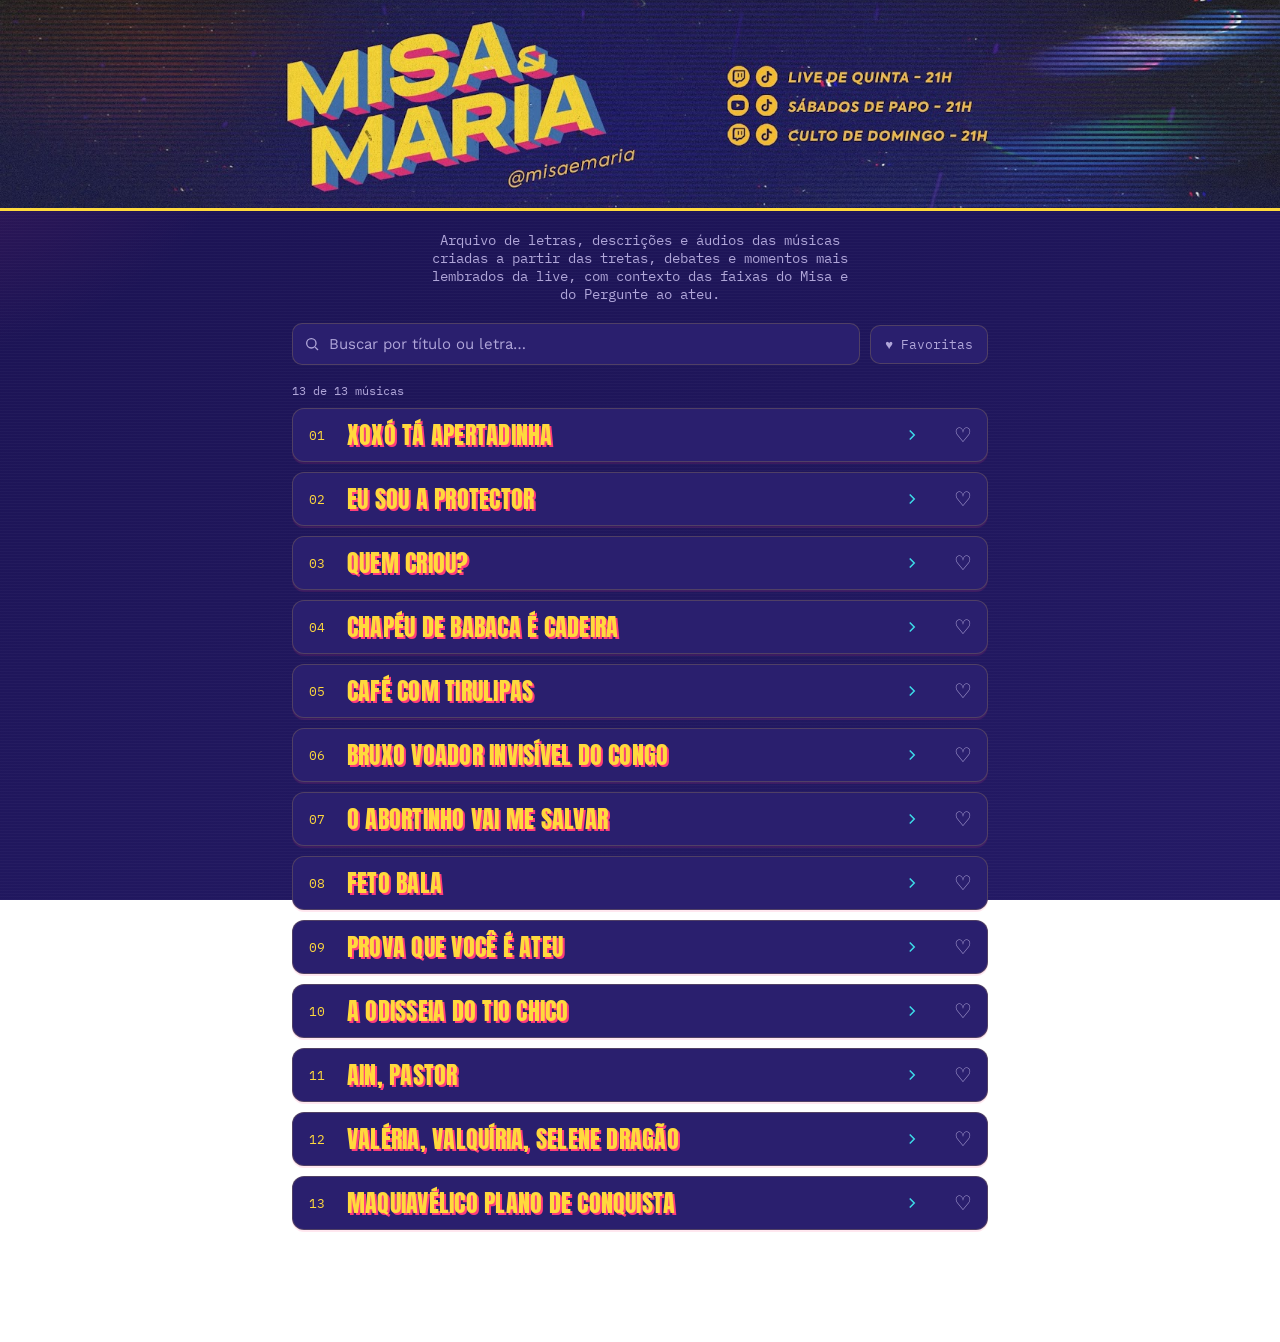
<file: index.html>
<!DOCTYPE html>
<html lang="pt">
<head>
  <meta charset="UTF-8">
  <meta name="viewport" content="width=device-width, initial-scale=1.0">
  <meta name="robots" content="index,follow">
  <meta name="description" content="Arquivo Misa & Maria: letras, descrições e áudios das músicas criadas a partir das tretas, debates e momentos marcantes da live.">
  <meta name="keywords" content="arquivo misa e maria, letras, músicas, live, Misa, Misa & Maria, pergunte ao ateu">
  <meta property="og:title" content="Arquivo Misa & Maria | Letras e músicas da live">
  <meta property="og:description" content="Arquivo com letras, descrições e áudio das músicas criadas a partir das tretas e debates da live.">
  <meta property="og:type" content="website">
  <meta property="og:url" content="https://userm4c.github.io/misaemaria/">
  <meta property="og:image" content="https://userm4c.github.io/misaemaria/assets/banner.jpg">
  <link rel="canonical" href="https://userm4c.github.io/misaemaria/">
  <script type="application/ld+json">
  {
    "@context": "https://schema.org",
    "@type": "WebSite",
    "name": "Arquivo Misa & Maria",
    "url": "https://userm4c.github.io/misaemaria/",
    "description": "Arquivo com letras, descrições e áudios das músicas criadas a partir das tretas, debates e momentos marcantes da live.",
    "potentialAction": {
      "@type": "SearchAction",
      "target": "https://userm4c.github.io/misaemaria/?q={search_term_string}",
      "query-input": "required name=search_term_string"
    }
  }
  </script>
  <script type="application/ld+json">
  {
    "@context": "https://schema.org",
    "@type": "ItemList",
    "name": "Músicas do Arquivo Misa & Maria",
    "itemListElement": [
      { "@type": "ListItem", "position": 1, "name": "Maquiavélico Plano de Conquista", "url": "https://userm4c.github.io/misaemaria/musicas/maquiavelico-plano-de-conquista.html" }, { "@type": "ListItem", "position": 2, "name": "Valéria, Valquíria, Selene dragão", "url": "https://userm4c.github.io/misaemaria/musicas/valeria-valquiria-selene-dragao.html" }
    ]
  }
  </script>
  <title>Arquivo Misa & Maria | Letras e músicas</title>
  <link rel="stylesheet" href="style.css?v=6">
</head>
<body>
  <header class="top">
    <img class="banner" src="assets/banner.jpg" alt="Misa &amp; Maria">
  </header>

  <main class="wrap">
    <div class="sub" aria-label="Resumo SEO do Arquivo Misa & Maria">
      <h1 class="sr-only">Arquivo Misa & Maria</h1>
      <p>Arquivo de letras, descrições e áudios das músicas criadas a partir das tretas, debates e momentos mais lembrados da live, com contexto das faixas do Misa e do Pergunte ao ateu.</p>
    </div>

    <div class="toolbar">
      <div class="search-wrap">
        <svg viewBox="0 0 24 24" fill="none" stroke="currentColor" stroke-width="2"><circle cx="11" cy="11" r="7"/><path d="m21 21-4.3-4.3"/></svg>
        <input type="search" id="searchInput" placeholder="Buscar por título ou letra…" autocomplete="off">
      </div>
      <button type="button" id="favFilterBtn" class="fav-filter" aria-pressed="false">♥ Favoritas</button>
    </div>

    <div class="count" id="countLabel"></div>
    <div class="list" id="list"></div>

    <footer class="site-footer">
      <!--<a href="admin/">admin</a>-->
    </footer>
  </main>

  <!-- GitHub Pages guarda estes ficheiros em cache por 10min — sempre que
       style.css ou main.js mudar de conteúdo, subir o ?v= aqui também. -->
  <script src="favorites.js?v=1"></script>
  <script src="views.js?v=1"></script>
  <script src="songs.js?v=22"></script>
  <script src="main.js?v=6"></script>
</body>
</html>
</file>
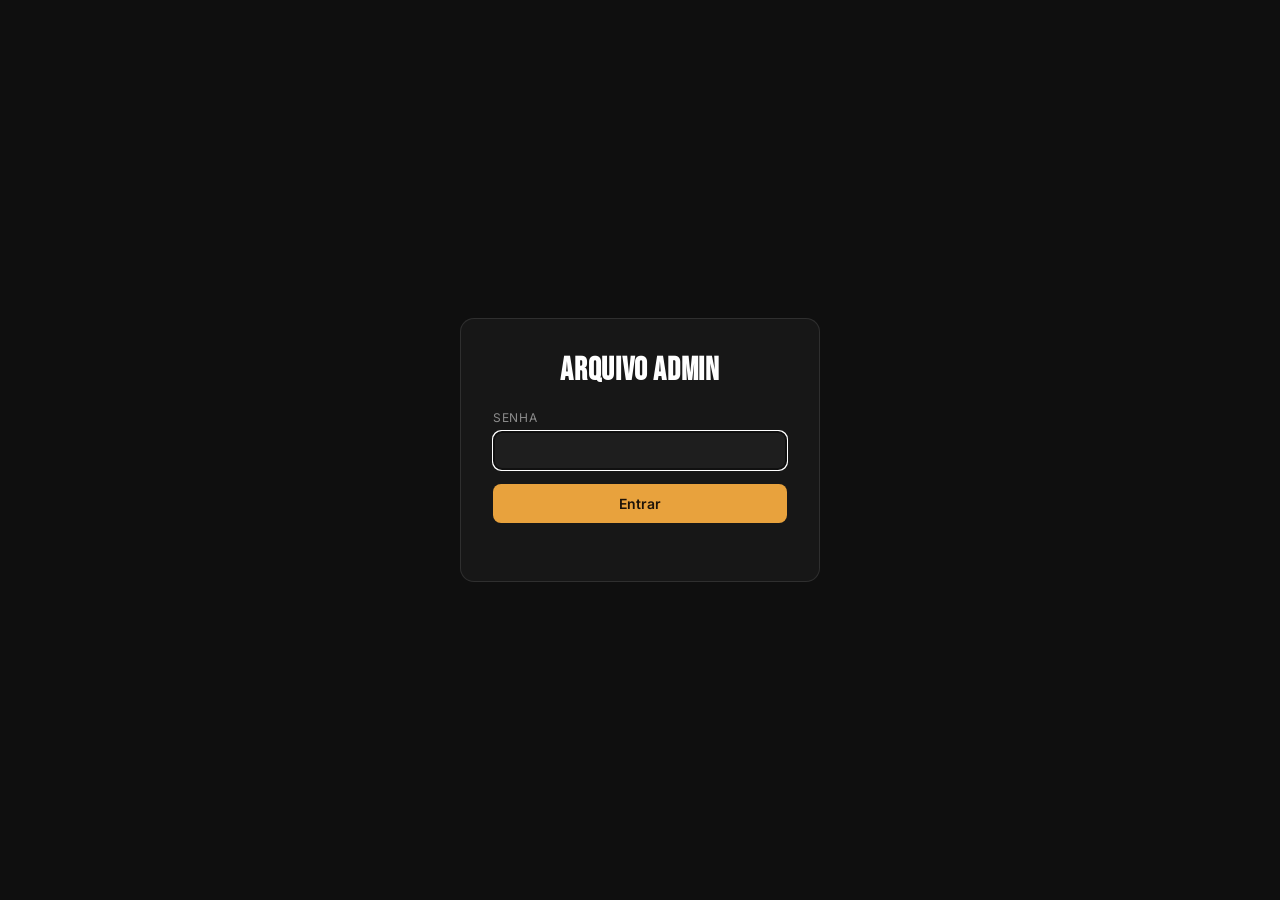
<file: admin/index.html>
<!DOCTYPE html>
<html lang="pt">
<head>
<meta charset="UTF-8">
<meta name="viewport" content="width=device-width, initial-scale=1.0">
<title>Arquivo Misa & Maria — Admin</title>
<link rel="stylesheet" href="https://fonts.googleapis.com/css2?family=Bebas+Neue&family=Inter:wght@400;500;600;700&display=swap">
<style>
  :root {
    --bg: #0f0f0f; --panel: #171717; --card: #1e1e1e; --border: rgba(255,255,255,.1);
    --text: #fff; --muted: rgba(255,255,255,.5); --accent: #e8a23d; --accent-ink: #1c1309; --danger: #e2574c;
  }
  * { box-sizing: border-box; }
  body { margin: 0; background: var(--bg); color: var(--text); font-family: 'Inter', system-ui, sans-serif; }
  h1, h2, .brand { font-family: 'Bebas Neue', sans-serif; letter-spacing: .02em; }
  a { color: inherit; }
  input, textarea, select {
    width: 100%; padding: 10px 12px; border-radius: 8px; border: 1px solid var(--border);
    background: var(--card); color: var(--text); font-family: inherit; font-size: 14px;
  }
  textarea { resize: vertical; }
  label { display: block; font-size: 12px; color: var(--muted); margin-bottom: 6px; text-transform: uppercase; letter-spacing: .06em; }
  .field { margin-bottom: 14px; }
  button {
    cursor: pointer; font-family: inherit; font-weight: 600; font-size: 14px; padding: 10px 16px;
    border-radius: 8px; border: 1px solid var(--border); background: var(--card); color: var(--text);
  }
  button.primary { background: var(--accent); color: var(--accent-ink); border-color: transparent; }
  button.danger { background: transparent; color: var(--danger); border-color: var(--danger); }
  button:disabled { opacity: .5; cursor: not-allowed; }
  button.link { background: none; border: none; color: var(--muted); padding: 4px; font-weight: 500; }

  /* login screen */
  #loginScreen { min-height: 100vh; display: flex; align-items: center; justify-content: center; padding: 20px; }
  .login-card { background: var(--panel); border: 1px solid var(--border); border-radius: 14px; padding: 32px; width: 100%; max-width: 360px; }
  .login-card h1 { font-size: 32px; margin: 0 0 20px; text-align: center; }
  #loginError { color: var(--danger); font-size: 13px; margin-top: 10px; min-height: 16px; }

  /* app shell */
  #app { display: none; max-width: 900px; margin: 0 auto; padding: 24px 16px 60px; }
  .app-header { display: flex; align-items: center; justify-content: space-between; margin-bottom: 20px; }
  .app-header h1 { font-size: 28px; margin: 0; }
  .tabs { display: flex; gap: 8px; margin-bottom: 20px; border-bottom: 1px solid var(--border); }
  .tab-btn { background: none; border: none; border-bottom: 2px solid transparent; border-radius: 0; padding: 10px 4px; margin-right: 16px; color: var(--muted); }
  .tab-btn.active { color: var(--text); border-bottom-color: var(--accent); }
  .tab-panel { display: none; }
  .tab-panel.active { display: block; }

  .song-row {
    display: flex; align-items: center; gap: 12px; padding: 12px 14px; background: var(--card);
    border: 1px solid var(--border); border-radius: 10px; margin-bottom: 8px;
  }
  .song-row .meta { flex: 1; min-width: 0; }
  .song-row .meta .n { font-weight: 600; white-space: nowrap; overflow: hidden; text-overflow: ellipsis; }
  .song-row .meta .c { font-size: 12px; color: var(--muted); }
  .song-row .actions { display: flex; gap: 6px; }

  .panel-box { background: var(--panel); border: 1px solid var(--border); border-radius: 12px; padding: 20px; margin-bottom: 16px; }
  .form-actions { display: flex; gap: 10px; justify-content: flex-end; margin-top: 16px; }
  #statusMsg { font-size: 13px; color: var(--muted); margin-top: 10px; min-height: 16px; }
  #statusMsg.ok { color: #4caf50; }
  #statusMsg.err { color: var(--danger); }
  .hint { font-size: 12px; color: var(--muted); margin-top: -8px; margin-bottom: 14px; }
  [hidden] { display: none !important; }
</style>
</head>
<body>

<div id="loginScreen">
  <div class="login-card">
    <h1>Arquivo Admin</h1>
    <div class="field">
      <label for="loginPw">Senha</label>
      <input type="password" id="loginPw" autofocus>
    </div>
    <button class="primary" style="width:100%" id="loginBtn">Entrar</button>
    <div id="loginError"></div>
  </div>
</div>

<div id="app">
  <div class="app-header">
    <h1>Arquivo Admin</h1>
    <button class="link" id="logoutBtn">Sair</button>
  </div>

  <div class="tabs">
    <button class="tab-btn active" data-tab="tab-musicas">Músicas</button>
    <button class="tab-btn" data-tab="tab-config">Configurações</button>
  </div>

  <div class="tab-panel active" id="tab-musicas">
    <div style="display:flex; justify-content:space-between; align-items:center; margin-bottom:14px;">
      <button id="reloadBtn">↻ Recarregar</button>
      <button class="primary" id="newSongBtn">+ Nova música</button>
    </div>
    <div id="songList"></div>
  </div>

  <div class="tab-panel" id="tab-config">
    <div class="panel-box">
      <div class="field">
        <label for="ghUser">Utilizador GitHub</label>
        <input type="text" id="ghUser" placeholder="userm4c">
      </div>
      <div class="field">
        <label for="ghRepo">Repositório</label>
        <input type="text" id="ghRepo" placeholder="misaemaria">
      </div>
      <div class="field">
        <label for="ghToken">Personal Access Token</label>
        <input type="password" id="ghToken" placeholder="github_pat_…">
      </div>
      <p class="hint">Token fine-grained (GitHub → Settings → Developer settings → Fine-grained tokens), com permissão "Contents: Read and write" só neste repositório.</p>
      <div class="form-actions">
        <button id="testConnBtn">Testar ligação</button>
        <button class="primary" id="saveConfigBtn">Guardar</button>
      </div>
      <div id="configStatus"></div>
    </div>
  </div>

  <div id="statusMsg"></div>
</div>

<div class="login-card" id="editOverlay" hidden style="position:fixed; inset:0; margin:auto; max-width:560px; max-height:88vh; overflow-y:auto; z-index:50; background:var(--panel);">
  <h2 id="editTitle" style="font-size:24px; margin-top:0;">Nova música</h2>
  <form id="editForm">
    <div class="field">
      <label for="f-nome">Nome da música</label>
      <input type="text" id="f-nome" required>
    </div>
    <div class="field">
      <label for="f-compositor">Compositor</label>
      <input type="text" id="f-compositor">
    </div>
    <div class="field">
      <label for="f-descricao">Descrição</label>
      <textarea id="f-descricao" rows="3"></textarea>
    </div>
    <div class="field">
      <label for="f-video">Link do vídeo que gerou a música</label>
      <input type="url" id="f-video" placeholder="https://youtube.com/watch?v=…">
    </div>
    <div class="field">
      <label for="f-letra">Letra</label>
      <textarea id="f-letra" rows="8" required></textarea>
    </div>
    <div class="field">
      <label for="f-audio">Áudio (mp3, wav, m4a, ogg…)</label>
      <input type="file" id="f-audio" accept="audio/*">
      <div class="hint" id="currentAudioHint" style="margin-top:6px;"></div>
    </div>
    <div class="form-actions">
      <button type="button" id="cancelEditBtn">Cancelar</button>
      <button type="submit" class="primary" id="submitEditBtn">Guardar</button>
    </div>
  </form>
</div>
<div id="editBackdrop" hidden style="position:fixed; inset:0; background:rgba(0,0,0,.6); z-index:40;"></div>

<script>
(function () {
  'use strict';

  var PASSWORD_HASH = 'f4d5c17ee5e6802443fac021cd9f82e1de4765ae09c05a75ebc0bbaecfe816c9';

  async function sha256(msg) {
    var buf = await crypto.subtle.digest('SHA-256', new TextEncoder().encode(msg));
    return Array.from(new Uint8Array(buf)).map(function (b) { return b.toString(16).padStart(2, '0'); }).join('');
  }

  var loginScreen = document.getElementById('loginScreen');
  var app = document.getElementById('app');
  var loginError = document.getElementById('loginError');

  document.getElementById('loginBtn').addEventListener('click', doLogin);
  document.getElementById('loginPw').addEventListener('keydown', function (e) { if (e.key === 'Enter') doLogin(); });

  async function doLogin() {
    var pw = document.getElementById('loginPw').value;
    var hash = await sha256(pw);
    if (hash === PASSWORD_HASH) {
      sessionStorage.setItem('admin_auth', '1');
      enterApp();
    } else {
      loginError.textContent = 'Senha incorreta.';
    }
  }

  document.getElementById('logoutBtn').addEventListener('click', function () {
    sessionStorage.removeItem('admin_auth');
    location.reload();
  });

  function enterApp() {
    loginScreen.style.display = 'none';
    app.style.display = 'block';
    initApp();
  }

  if (sessionStorage.getItem('admin_auth') === '1') enterApp();

  // ---- tabs ----
  document.querySelectorAll('.tab-btn').forEach(function (btn) {
    btn.addEventListener('click', function () {
      document.querySelectorAll('.tab-btn').forEach(function (b) { b.classList.remove('active'); });
      document.querySelectorAll('.tab-panel').forEach(function (p) { p.classList.remove('active'); });
      btn.classList.add('active');
      document.getElementById(btn.dataset.tab).classList.add('active');
    });
  });

  // ---- github config ----
  var ghUser, ghRepo, ghToken;

  function loadConfig() {
    ghUser = localStorage.getItem('gh_user') || '';
    ghRepo = localStorage.getItem('gh_repo') || '';
    ghToken = localStorage.getItem('gh_token') || '';
    document.getElementById('ghUser').value = ghUser;
    document.getElementById('ghRepo').value = ghRepo;
    document.getElementById('ghToken').value = ghToken;
  }

  document.getElementById('saveConfigBtn').addEventListener('click', function () {
    ghUser = document.getElementById('ghUser').value.trim();
    ghRepo = document.getElementById('ghRepo').value.trim();
    ghToken = document.getElementById('ghToken').value.trim();
    localStorage.setItem('gh_user', ghUser);
    localStorage.setItem('gh_repo', ghRepo);
    localStorage.setItem('gh_token', ghToken);
    setConfigStatus('Configuração guardada.', true);
  });

  document.getElementById('testConnBtn').addEventListener('click', async function () {
    ghUser = document.getElementById('ghUser').value.trim();
    ghRepo = document.getElementById('ghRepo').value.trim();
    ghToken = document.getElementById('ghToken').value.trim();
    setConfigStatus('A testar…', true);
    var r = await ghGetFile('songs.js');
    if (r) setConfigStatus('Ligação OK — songs.js encontrado.', true);
    else setConfigStatus('Falha: ' + lastGhError, false);
  });

  function setConfigStatus(msg, ok) {
    var el = document.getElementById('configStatus');
    el.textContent = msg;
    el.style.color = ok ? '#4caf50' : 'var(--danger)';
  }

  var DEFAULT_BRANCH = 'master';
  var lastGhError = '';

  function ghHeaders() {
    return { 'Authorization': 'Bearer ' + ghToken, 'Accept': 'application/vnd.github+json' };
  }
  function ghUrl(path) {
    return 'https://api.github.com/repos/' + ghUser + '/' + ghRepo + '/contents/' + path;
  }
  function ghApiUrl(subpath) {
    return 'https://api.github.com/repos/' + ghUser + '/' + ghRepo + '/' + subpath;
  }
  function fetchWithTimeout(url, opts, ms) {
    var controller = new AbortController();
    var t = setTimeout(function () { controller.abort(); }, ms || 12000);
    return fetch(url, Object.assign({}, opts, { signal: controller.signal })).finally(function () { clearTimeout(t); });
  }
  async function readGhError(res) {
    try { var body = await res.json(); return (body && body.message) || (res.status + ' ' + res.statusText); }
    catch (e) { return res.status + ' ' + res.statusText; }
  }
  async function ghGetFile(path) {
    try {
      var res = await fetchWithTimeout(ghUrl(path), { headers: ghHeaders() });
      if (!res.ok) { lastGhError = await readGhError(res); return null; }
      return res.json();
    } catch (e) { lastGhError = e.name === 'AbortError' ? 'tempo esgotado' : String(e); return null; }
  }
  async function ghPutFile(path, b64, sha, message) {
    var body = { message: message, content: b64 };
    if (sha) body.sha = sha;
    try {
      var res = await fetchWithTimeout(ghUrl(path), { method: 'PUT', headers: Object.assign({ 'Content-Type': 'application/json' }, ghHeaders()), body: JSON.stringify(body) }, 20000);
      if (!res.ok) { lastGhError = await readGhError(res); return null; }
      return res.json();
    } catch (e) { lastGhError = e.name === 'AbortError' ? 'tempo esgotado' : String(e); return null; }
  }
  async function ghDeleteFile(path, sha, message) {
    try {
      var res = await fetchWithTimeout(ghUrl(path), { method: 'DELETE', headers: Object.assign({ 'Content-Type': 'application/json' }, ghHeaders()), body: JSON.stringify({ message: message, sha: sha }) });
      if (!res.ok) { lastGhError = await readGhError(res); return false; }
      return true;
    } catch (e) { lastGhError = e.name === 'AbortError' ? 'tempo esgotado' : String(e); return false; }
  }

  // A Contents API (ghPutFile) só aceita ficheiros até 1MB — qualquer áudio
  // passa disso facilmente. Ficheiros maiores exigem a Git Data API: criar um
  // blob, montar uma árvore nova sobre a árvore do commit atual, criar o
  // commit e só depois mover a branch pra ele.
  async function ghPutLargeFile(path, b64, message) {
    try {
      var ref = await fetchWithTimeout(ghApiUrl('git/ref/heads/' + DEFAULT_BRANCH), { headers: ghHeaders() }, 20000);
      if (!ref.ok) { lastGhError = await readGhError(ref); return null; }
      var refData = await ref.json();
      var baseSha = refData.object.sha;

      var commitRes = await fetchWithTimeout(ghApiUrl('git/commits/' + baseSha), { headers: ghHeaders() }, 20000);
      if (!commitRes.ok) { lastGhError = await readGhError(commitRes); return null; }
      var commitData = await commitRes.json();

      var blobRes = await fetchWithTimeout(ghApiUrl('git/blobs'), {
        method: 'POST', headers: Object.assign({ 'Content-Type': 'application/json' }, ghHeaders()),
        body: JSON.stringify({ content: b64, encoding: 'base64' })
      }, 60000);
      if (!blobRes.ok) { lastGhError = await readGhError(blobRes); return null; }
      var blobData = await blobRes.json();

      var treeRes = await fetchWithTimeout(ghApiUrl('git/trees'), {
        method: 'POST', headers: Object.assign({ 'Content-Type': 'application/json' }, ghHeaders()),
        body: JSON.stringify({ base_tree: commitData.tree.sha, tree: [{ path: path, mode: '100644', type: 'blob', sha: blobData.sha }] })
      }, 20000);
      if (!treeRes.ok) { lastGhError = await readGhError(treeRes); return null; }
      var treeData = await treeRes.json();

      var newCommitRes = await fetchWithTimeout(ghApiUrl('git/commits'), {
        method: 'POST', headers: Object.assign({ 'Content-Type': 'application/json' }, ghHeaders()),
        body: JSON.stringify({ message: message, tree: treeData.sha, parents: [baseSha] })
      }, 20000);
      if (!newCommitRes.ok) { lastGhError = await readGhError(newCommitRes); return null; }
      var newCommitData = await newCommitRes.json();

      var updateRes = await fetchWithTimeout(ghApiUrl('git/refs/heads/' + DEFAULT_BRANCH), {
        method: 'PATCH', headers: Object.assign({ 'Content-Type': 'application/json' }, ghHeaders()),
        body: JSON.stringify({ sha: newCommitData.sha, force: false })
      }, 20000);
      if (!updateRes.ok) { lastGhError = await readGhError(updateRes); return null; }
      return { sha: blobData.sha };
    } catch (e) {
      lastGhError = e.name === 'AbortError' ? 'tempo esgotado' : String(e);
      return null;
    }
  }
  function fileToBase64(file) {
    return new Promise(function (resolve, reject) {
      var reader = new FileReader();
      reader.onload = function () { resolve(reader.result.split(',')[1]); };
      reader.onerror = reject;
      reader.readAsDataURL(file);
    });
  }
  function textToBase64(text) {
    return btoa(unescape(encodeURIComponent(text)));
  }
  function base64ToText(b64) {
    return decodeURIComponent(escape(atob(b64)));
  }

  // ---- songs state ----
  var songs = [];
  var songsSha = null;
  var editingId = null;
  var pendingAudioFile = null;

  function setStatus(msg, kind) {
    var el = document.getElementById('statusMsg');
    el.textContent = msg;
    el.className = kind || '';
  }

  async function loadSongs() {
    setStatus('A carregar…');
    var file = await ghGetFile('songs.js');
    if (!file) { setStatus('Falha ao carregar songs.js: ' + lastGhError, 'err'); return; }
    songsSha = file.sha;
    var content = base64ToText(file.content);
    var match = content.match(/window\.SONGS\s*=\s*(\[[\s\S]*\]);?/);
    songs = match ? JSON.parse(match[1]) : [];
    setStatus('');
    renderList();
  }

  function renderList() {
    var el = document.getElementById('songList');
    if (!songs.length) {
      el.innerHTML = '<p style="color:var(--muted)">Nenhuma música ainda. Clica em "+ Nova música".</p>';
      return;
    }
    el.innerHTML = '';
    songs.slice().sort(function (a, b) { return (b.id || 0) - (a.id || 0); }).forEach(function (song) {
      var row = document.createElement('div');
      row.className = 'song-row';
      row.innerHTML =
        '<div class="meta"><div class="n"></div><div class="c"></div></div>' +
        '<div class="actions"><button class="edit">Editar</button><button class="danger del">Apagar</button></div>';
      row.querySelector('.n').textContent = song.nome || 'Sem título';
      row.querySelector('.c').textContent = song.compositor || '';
      row.querySelector('.edit').addEventListener('click', function () { openEdit(song); });
      row.querySelector('.del').addEventListener('click', function () { deleteSong(song); });
      el.appendChild(row);
    });
  }

  document.getElementById('reloadBtn').addEventListener('click', loadSongs);
  document.getElementById('newSongBtn').addEventListener('click', function () { openEdit(null); });

  var editOverlay = document.getElementById('editOverlay');
  var editBackdrop = document.getElementById('editBackdrop');
  var editForm = document.getElementById('editForm');

  function openEdit(song) {
    editingId = song ? song.id : null;
    pendingAudioFile = null;
    document.getElementById('editTitle').textContent = song ? 'Editar música' : 'Nova música';
    document.getElementById('f-nome').value = song ? song.nome || '' : '';
    document.getElementById('f-compositor').value = song ? song.compositor || '' : '';
    document.getElementById('f-descricao').value = song ? song.descricao || '' : '';
    document.getElementById('f-video').value = song ? song.videoFonte || '' : '';
    document.getElementById('f-letra').value = song ? song.letra || '' : '';
    document.getElementById('f-audio').value = '';
    document.getElementById('currentAudioHint').textContent = song && song.audio ? ('Áudio atual: ' + song.audio) : '';
    editOverlay.hidden = false;
    editBackdrop.hidden = false;
  }
  function closeEdit() {
    editOverlay.hidden = true;
    editBackdrop.hidden = true;
  }
  document.getElementById('cancelEditBtn').addEventListener('click', closeEdit);
  editBackdrop.addEventListener('click', closeEdit);

  async function saveSongsFile(message) {
    var js = 'window.SONGS = ' + JSON.stringify(songs, null, 2) + ';\n';
    var r = await ghPutFile('songs.js', textToBase64(js), songsSha, message);
    if (!r) return false;
    songsSha = r.content.sha;
    // songs.js fica em cache até 10min no GitHub Pages — sem isto, quem
    // tinha a página aberta recentemente não veria a música nova a tempo.
    bumpCacheVersion().catch(function () {});
    return true;
  }

  async function bumpCacheVersion() {
    var file = await ghGetFile('index.html');
    if (!file) return;
    var html = base64ToText(file.content);
    var match = html.match(/songs\.js\?v=(\d+)/);
    var next = match ? (parseInt(match[1], 10) + 1) : 1;
    var updated = html.replace(/songs\.js(\?v=\d+)?/, 'songs.js?v=' + next);
    if (updated === html) return;
    await ghPutFile('index.html', textToBase64(updated), file.sha, 'chore: invalidar cache de songs.js (v' + next + ')');
  }

  editForm.addEventListener('submit', async function (e) {
    e.preventDefault();
    var submitBtn = document.getElementById('submitEditBtn');
    submitBtn.disabled = true;
    submitBtn.textContent = 'A guardar…';
    setStatus('A guardar…');

    var nome = document.getElementById('f-nome').value.trim();
    var letra = document.getElementById('f-letra').value;
    if (!nome || !letra.trim()) {
      setStatus('Nome e letra são obrigatórios.', 'err');
      submitBtn.disabled = false; submitBtn.textContent = 'Guardar';
      return;
    }

    var isNew = editingId == null;
    var id = isNew ? (songs.reduce(function (m, s) { return Math.max(m, s.id || 0); }, 0) + 1) : editingId;
    var existing = isNew ? {} : songs.find(function (s) { return s.id === editingId; }) || {};
    var audioPath = existing.audio || null;

    var fileInput = document.getElementById('f-audio');
    var file = fileInput.files && fileInput.files[0];
    if (file) {
      if (file.size > 95 * 1024 * 1024) {
        setStatus('Ficheiro grande demais (máx. ~95MB).', 'err');
        submitBtn.disabled = false; submitBtn.textContent = 'Guardar';
        return;
      }
      setStatus('A enviar áudio… (pode demorar um pouco em ficheiros grandes)');
      var ext = (file.name.split('.').pop() || 'mp3').toLowerCase();
      var path = 'assets/audio/' + id + '.' + ext;
      var b64 = await fileToBase64(file);
      var up = await ghPutLargeFile(path, b64, 'chore: upload audio ' + id);
      if (!up) {
        setStatus('Falha ao enviar o áudio: ' + lastGhError, 'err');
        submitBtn.disabled = false; submitBtn.textContent = 'Guardar';
        return;
      }
      audioPath = path;
    }

    var data = {
      id: id,
      nome: nome,
      compositor: document.getElementById('f-compositor').value.trim(),
      descricao: document.getElementById('f-descricao').value.trim(),
      videoFonte: document.getElementById('f-video').value.trim(),
      letra: letra,
      audio: audioPath
    };

    if (isNew) songs.push(data);
    else songs = songs.map(function (s) { return s.id === editingId ? data : s; });

    var ok = await saveSongsFile('chore: ' + (isNew ? 'adicionar' : 'editar') + ' música "' + nome + '"');
    submitBtn.disabled = false; submitBtn.textContent = 'Guardar';
    if (ok) {
      setStatus('Guardado.', 'ok');
      closeEdit();
      renderList();
    } else {
      setStatus('Falha ao guardar. Recarrega e tenta de novo.', 'err');
    }
  });

  async function deleteSong(song) {
    if (!confirmInline('Apagar "' + song.nome + '"?')) return;
    songs = songs.filter(function (s) { return s.id !== song.id; });
    setStatus('A apagar…');
    var ok = await saveSongsFile('chore: apagar música "' + song.nome + '"');
    if (ok) {
      setStatus('Apagada.', 'ok');
      if (song.audio) {
        var f = await ghGetFile(song.audio);
        if (f) await ghDeleteFile(song.audio, f.sha, 'chore: remover áudio ' + song.id);
      }
      renderList();
    } else {
      setStatus('Falha ao apagar.', 'err');
      loadSongs();
    }
  }

  function confirmInline(msg) {
    return window.confirm(msg);
  }

  function initApp() {
    loadConfig();
    if (ghUser && ghRepo && ghToken) loadSongs();
    else setStatus('Configura o GitHub na aba "Configurações" primeiro.', 'err');
  }
})();
</script>
</body>
</html>
</file>
<file: style.css>
@import url('https://fonts.googleapis.com/css2?family=Anton&family=Work+Sans:wght@400;500;600;700&family=IBM+Plex+Mono:wght@400;600&display=swap');

:root {
  --bg: #1a1250;
  --bg-2: #241a66;
  --surface: #2a1f6e;
  --surface-2: #332655;
  --fg: #f5f0ff;
  --muted: #b0a6d9;
  --yellow: #ffd93d;
  --magenta: #ff3d7a;
  --cyan: #3ddbe8;
  --border: rgba(255, 217, 61, 0.18);
  --danger: #ff5c5c;
  --font-display: 'Anton', 'Arial Narrow', sans-serif;
  --font-body: 'Work Sans', system-ui, sans-serif;
  --font-mono: 'IBM Plex Mono', 'Courier New', monospace;
}

* { box-sizing: border-box; }
html, body { margin: 0; padding: 0; }
body {
  background:
    repeating-linear-gradient(0deg, rgba(255,255,255,.025) 0px, rgba(255,255,255,.025) 1px, transparent 1px, transparent 3px),
    radial-gradient(ellipse 900px 500px at 85% -10%, rgba(61,219,232,.18), transparent 60%),
    radial-gradient(ellipse 700px 500px at -10% 10%, rgba(255,61,122,.15), transparent 55%),
    linear-gradient(160deg, var(--bg) 0%, var(--bg-2) 100%);
  background-attachment: fixed;
  color: var(--fg);
  font-family: var(--font-body);
  -webkit-font-smoothing: antialiased;
  min-height: 100vh;
}
img { max-width: 100%; }
a { color: inherit; }

.wrap { max-width: 760px; margin: 0 auto; padding: 0 16px 72px; }

header.top { display: block; }
.banner {
  width: 100%;
  aspect-ratio: 1707 / 282;
  object-fit: cover;
  display: block;
  border-bottom: 3px solid var(--yellow);
}
.song-page {
  margin-top: 24px;
  padding: 24px 18px 10px;
  background: rgba(42, 31, 110, 0.65);
  border: 1px solid var(--border);
  border-radius: 16px;
}

.song-title-row { display: flex; align-items: flex-start; gap: 10px; }
.song-page h1 {
  margin: 0;
  font-family: var(--font-display);
  font-size: clamp(2rem, 5vw, 3rem);
  line-height: 1.05;
  text-transform: uppercase;
  color: var(--yellow);
  text-shadow: 2px 2px 0 var(--magenta);
  flex: 1;
}
.song-fav {
  flex-shrink: 0; margin-top: 4px; width: 40px; height: 40px; border: none; background: none;
  cursor: pointer; font-size: 26px; color: var(--muted); line-height: 1;
}
.song-fav.active { color: var(--magenta); }
.song-fav:hover { color: var(--magenta); }

.song-nav {
  display: flex; justify-content: space-between; gap: 12px; margin: 28px 0 14px;
  padding-top: 18px; border-top: 1px solid var(--border);
  font-family: var(--font-mono); font-size: 12px; text-transform: uppercase; letter-spacing: 0.06em;
}
.song-nav a { color: var(--cyan); text-decoration: none; }
.song-nav a:hover { text-decoration: underline; }
.song-nav .next { margin-left: auto; text-align: right; }

.song-page audio {
  width: 100%;
  margin-top: 8px;
}

.song-page .field-label {
  margin-top: 22px;
}

.song-page p {
  color: var(--fg);
  line-height: 1.7;
  font-size: 15px;
}

.song-page .lyrics {
  white-space: pre-wrap;
  background: rgba(0, 0, 0, 0.12);
  border: 1px solid var(--border);
  border-radius: 12px;
  padding: 18px;
  color: var(--fg);
  line-height: 1.8;
  font-family: var(--font-body);
}

.breadcrumb {
  margin: 18px 0 0;
}

.breadcrumb a {
  color: var(--muted);
  text-decoration: none;
  font-family: var(--font-mono);
  font-size: 12px;
  letter-spacing: 0.08em;
  text-transform: uppercase;
}

.breadcrumb a:hover {
  text-decoration: underline;
}

.sr-only {
  position: absolute;
  width: 1px;
  height: 1px;
  padding: 0;
  margin: -1px;
  overflow: hidden;
  clip: rect(0, 0, 0, 0);
  white-space: nowrap;
  border: 0;
}

.sub {
  color: var(--muted); font-size: 14px; margin: 20px auto 0; max-width: 54ch;
  font-family: var(--font-mono); text-align: center;
}

.toolbar { display: flex; gap: 10px; margin: 20px 16px 18px; align-items: center; }
.search-wrap { position: relative; flex: 1; min-width: 0; }
.search-wrap svg { position: absolute; left: 12px; top: 50%; transform: translateY(-50%); width: 16px; height: 16px; color: var(--muted); pointer-events: none; }
input[type="search"] {
  width: 100%; padding: 11px 12px 11px 36px; border-radius: 10px; border: 1px solid var(--border);
  background: var(--surface); color: var(--fg); font-family: var(--font-body); font-size: 15px;
}
input[type="search"]::placeholder { color: var(--muted); }
input[type="search"]:focus { outline: 2px solid var(--yellow); outline-offset: 1px; }

.fav-filter {
  flex-shrink: 0; padding: 10px 14px; border-radius: 10px; border: 1px solid var(--border);
  background: var(--surface); color: var(--muted); font-family: var(--font-mono); font-size: 13px;
  cursor: pointer; white-space: nowrap;
}
.fav-filter.active { border-color: var(--magenta); color: var(--magenta); }

.count { font-family: var(--font-mono); font-size: 12px; color: var(--muted); margin: 0 16px 10px; }

.list { display: flex; flex-direction: column; gap: 10px; padding: 0 16px; }

.track {
  display: flex; align-items: stretch; gap: 2px;
  border: 1px solid var(--border); border-radius: 12px; background: var(--surface);
  box-shadow: 0 2px 0 rgba(255, 61, 122, .12);
  transition: border-color .15s ease;
}
.track:hover { border-color: var(--yellow); }
.track-link {
  flex: 1; min-width: 0; display: flex; align-items: center; gap: 12px; padding: 14px 16px;
  text-decoration: none; color: inherit;
}
.track-num { font-family: var(--font-mono); font-size: 13px; color: var(--yellow); min-width: 26px; }
.track-main { flex: 1; min-width: 0; }
.track-title {
  font-family: var(--font-display); font-size: 24px; letter-spacing: .01em; line-height: 1; text-transform: uppercase;
  color: var(--yellow); text-shadow: 2px 2px 0 var(--magenta);
}
.chev { flex-shrink: 0; width: 18px; height: 18px; color: var(--cyan); }

.fav-btn {
  flex-shrink: 0; width: 48px; border: none; background: none; cursor: pointer;
  font-size: 20px; color: var(--muted); line-height: 1;
}
.fav-btn.active { color: var(--magenta); }
.fav-btn:hover { color: var(--magenta); }

.field-label { font-family: var(--font-mono); font-size: 10.5px; letter-spacing: .12em; text-transform: uppercase; color: var(--cyan); margin-bottom: 6px; }

audio { width: 100%; }
.no-audio { font-size: 13px; color: var(--muted); font-style: italic; padding: 10px 12px; border: 1px dashed var(--border); border-radius: 8px; }

.lyrics { white-space: pre-wrap; font-size: 15px; line-height: 1.65; }
.desc { font-size: 14px; line-height: 1.5; }

.srclink { display: inline-flex; align-items: center; gap: 6px; font-size: 13.5px; font-weight: 700; color: var(--magenta); text-decoration: none; }
.srclink:hover { text-decoration: underline; }

.empty { text-align: center; padding: 56px 20px; color: var(--muted); border: 1px dashed var(--border); border-radius: 14px; margin: 0 16px; }
.empty .ico { font-size: 34px; margin-bottom: 10px; }
.empty h3 { font-family: var(--font-display); font-size: 26px; color: var(--yellow); text-transform: uppercase; margin: 0 0 6px; }
.empty p { font-size: 14px; max-width: 42ch; margin: 0 auto; }

footer.site-footer { text-align: center; margin-top: 40px; font-size: 12px; color: var(--muted); font-family: var(--font-mono); }
footer.site-footer a { color: var(--cyan); text-decoration: underline; }
</file>
